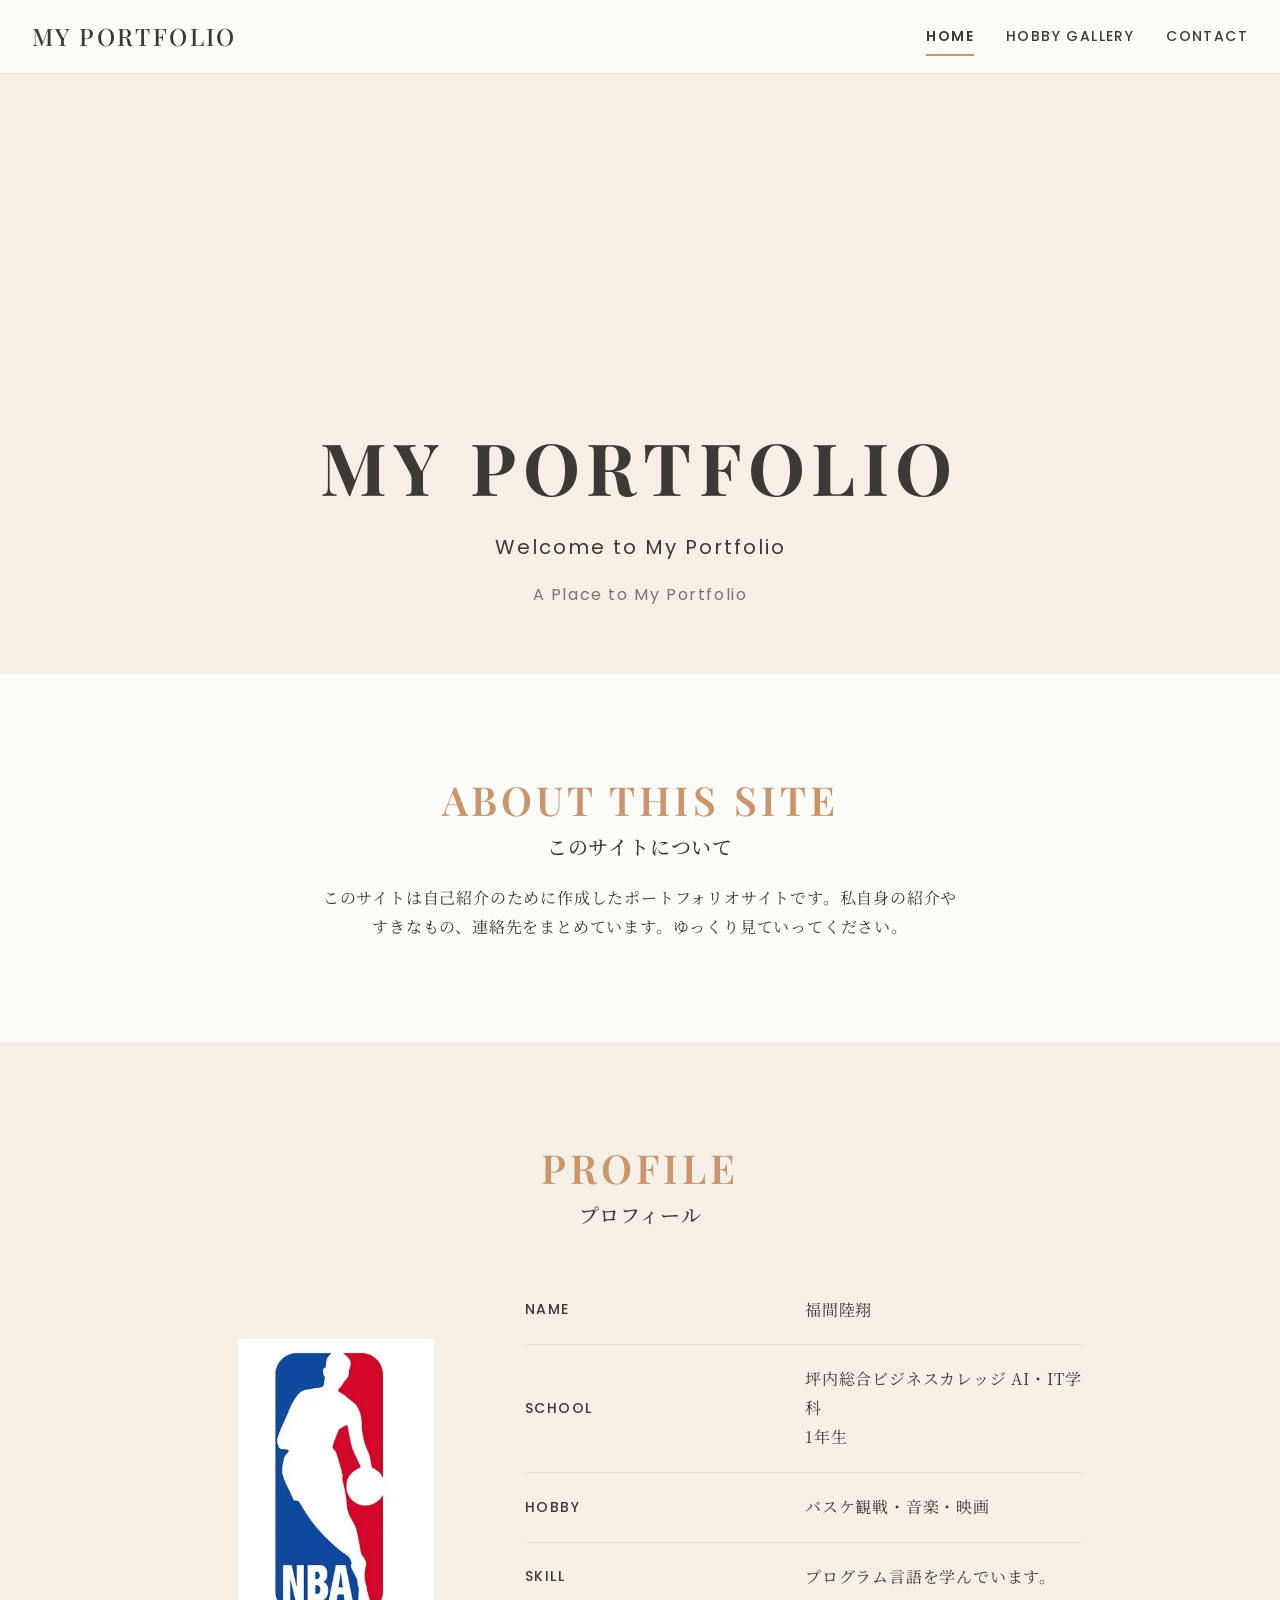
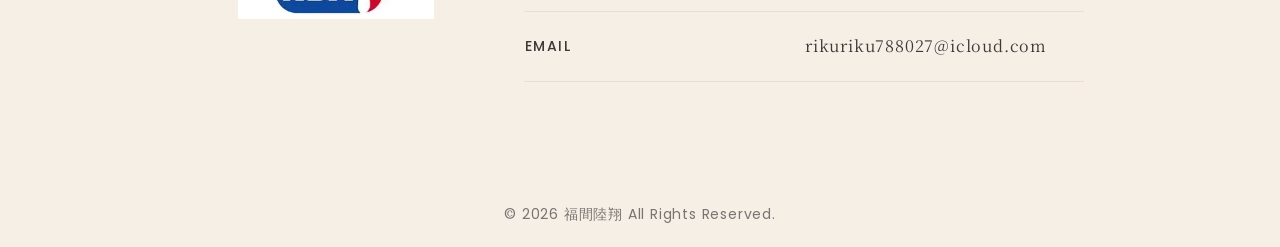
<file: index.html>
<!DOCTYPE html>
<html lang="ja">
<head>
  <meta charset="UTF-8">
  <meta name="viewport" content="width=device-width, initial-scale=1">
  <meta name="description" content="福間陸翔のポートフォリオ。坪内総合ビジネスカレッジ AI・IT学科で学んでいることやプロフィールを紹介します。">
  <title>HOME | MY PORTFOLIO</title>
  <link rel="preconnect" href="https://fonts.googleapis.com">
  <link rel="preconnect" href="https://fonts.gstatic.com" crossorigin>
  <link href="https://fonts.googleapis.com/css2?family=Noto+Serif+JP:wght@400;500;600&family=Playfair+Display:wght@500;600;700&family=Poppins:wght@400;500;600&display=swap" rel="stylesheet">
  <link rel="stylesheet" href="style.css">
  <script src="scripts/menu.js" defer></script>
</head>
<body>
  <a class="skip-link" href="#main">本文へ移動</a>
  <!-- 共通ヘッダー。3ページを変更するときは同じ構造を維持する。 -->
  <header class="site-header">
    <div class="container header-inner">
      <a class="site-logo" href="index.html" aria-label="MY PORTFOLIO ホーム">MY PORTFOLIO</a>
      <button class="menu-toggle" type="button" aria-controls="site-navigation" aria-expanded="false" aria-label="メニューを開く" hidden>
        <span class="menu-icon" aria-hidden="true"><span></span><span></span><span></span></span>
      </button>
      <nav class="site-nav" id="site-navigation" aria-label="メインナビゲーション">
        <ul class="nav-list">
          <li><a class="nav-link" href="index.html" aria-current="page">HOME</a></li>
          <li><a class="nav-link" href="hobby.html">HOBBY GALLERY</a></li>
          <li><a class="nav-link" href="contact.html">CONTACT</a></li>
        </ul>
      </nav>
    </div>
  </header>
  <main id="main" tabindex="-1">
    <section class="hero hero-home" aria-labelledby="home-title">
      <div class="container">
        <div class="hero-copy">
          <h1 id="home-title">MY PORTFOLIO</h1>
          <p class="hero-subtitle english">Welcome to My Portfolio</p>
          <p class="hero-description english">A Place to My Portfolio</p>
        </div>
      </div>
    </section>

    <section class="section" aria-labelledby="about-title">
      <div class="container about-layout">
        <div class="section-heading">
          <h2 id="about-title">ABOUT THIS SITE</h2>
          <p>このサイトについて</p>
        </div>
        <div class="about-copy">
          <p>このサイトは自己紹介のために作成したポートフォリオサイトです。私自身の紹介やすきなもの、連絡先をまとめています。ゆっくり見ていってください。</p>
        </div>
      </div>
    </section>

    <section class="section section-soft" aria-labelledby="profile-title">
      <div class="container">
        <div class="section-heading">
          <h2 id="profile-title">PROFILE</h2>
          <p>プロフィール</p>
        </div>
        <div class="profile-layout">
          <figure class="profile-photo">
            <img src="images/profile.jpeg" alt="プロフィール画像：バスケットボール選手のシルエットとNBAのロゴ" width="314" height="449" loading="lazy">
          </figure>
          <div>
            <table class="profile-table">
              <caption class="visually-hidden">制作者の基本情報</caption>
              <tbody>
                <tr><th scope="row">NAME</th><td>福間陸翔</td></tr>
                <tr><th scope="row">SCHOOL</th><td>坪内総合ビジネスカレッジ AI・IT学科<br>1年生</td></tr>
                <tr><th scope="row">HOBBY</th><td>バスケ観戦・音楽・映画</td></tr>
                <tr><th scope="row">SKILL</th><td>プログラム言語を学んでいます。</td></tr>
                <!-- 公開用メールアドレス：リンクを付けず文字のみ表示 -->
                <tr><th scope="row">EMAIL</th><td>rikuriku788027@icloud.com</td></tr>
              </tbody>
            </table>
          </div>
        </div>
      </div>
    </section>
  </main>
  <footer class="site-footer"><div class="container"><small>© 2026 福間陸翔 All Rights Reserved.</small></div></footer>
</body>
</html>
</file>
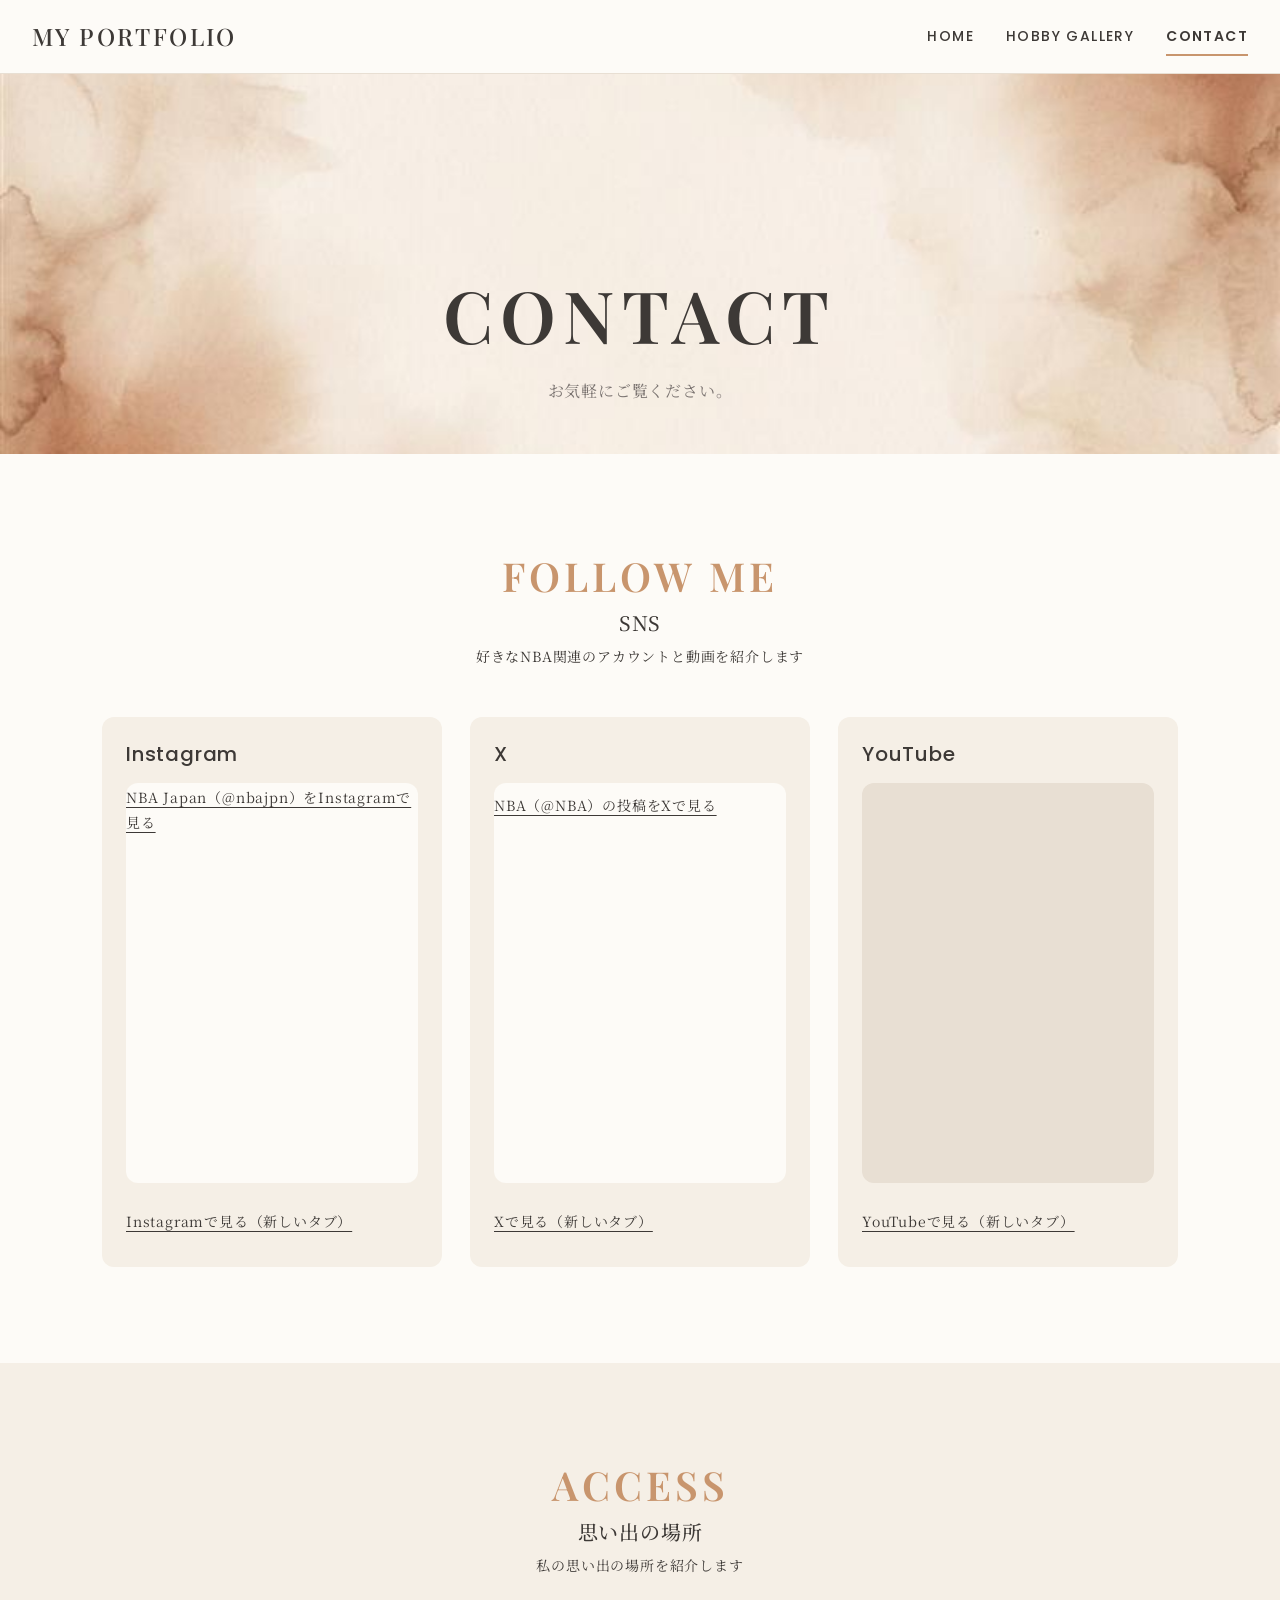
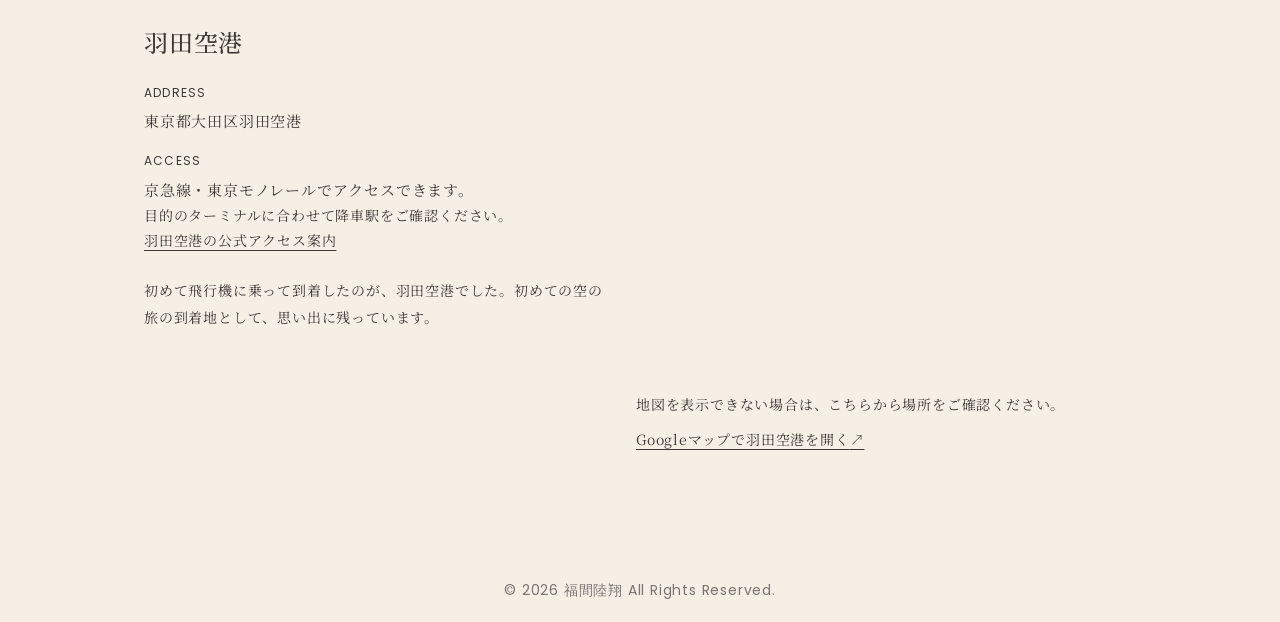
<file: contact.html>
<!DOCTYPE html>
<html lang="ja">
<head>
  <meta charset="UTF-8">
  <meta name="viewport" content="width=device-width, initial-scale=1">
  <meta name="description" content="好きなNBA関連のSNSと動画、初めての空の旅で訪れた羽田空港の思い出を紹介します。">
  <title>CONTACT | MY PORTFOLIO</title>
  <link rel="preconnect" href="https://fonts.googleapis.com">
  <link rel="preconnect" href="https://fonts.gstatic.com" crossorigin>
  <link href="https://fonts.googleapis.com/css2?family=Noto+Serif+JP:wght@400;500;600&family=Playfair+Display:wght@500;600;700&family=Poppins:wght@400;500;600&display=swap" rel="stylesheet">
  <link rel="stylesheet" href="style.css">
  <script src="scripts/menu.js" defer></script>
</head>
<body>
  <a class="skip-link" href="#main">本文へ移動</a>
  <header class="site-header">
    <div class="container header-inner">
      <a class="site-logo" href="index.html" aria-label="MY PORTFOLIO ホーム">MY PORTFOLIO</a>
      <button class="menu-toggle" type="button" aria-controls="site-navigation" aria-expanded="false" aria-label="メニューを開く" hidden>
        <span class="menu-icon" aria-hidden="true"><span></span><span></span><span></span></span>
      </button>
      <nav class="site-nav" id="site-navigation" aria-label="メインナビゲーション">
        <ul class="nav-list">
          <li><a class="nav-link" href="index.html">HOME</a></li>
          <li><a class="nav-link" href="hobby.html">HOBBY GALLERY</a></li>
          <li><a class="nav-link" href="contact.html" aria-current="page">CONTACT</a></li>
        </ul>
      </nav>
    </div>
  </header>
  <main id="main" tabindex="-1">
    <section class="hero hero-contact" aria-labelledby="contact-title">
      <!-- 提供された背景画像：PC・スマホ共通で表示 -->
      <picture class="hero-picture">
        <img src="images/imgo.jpg" alt="" width="800" height="447" fetchpriority="high">
      </picture>
      <div class="container"><div class="hero-copy"><h1 id="contact-title">CONTACT</h1><p class="hero-subtitle">お気軽にご覧ください。</p></div></div>
    </section>

    <section class="section" aria-labelledby="social-title">
      <div class="container">
        <div class="section-heading"><h2 id="social-title">FOLLOW ME</h2><p>SNS</p><p class="section-intro">好きなNBA関連のアカウントと動画を紹介します</p></div>
        <!-- 提供されたNBA関連のリンク。制作者本人のアカウントではありません。 -->
        <div class="social-grid">
          <article class="social-card">
            <h3>Instagram</h3>
            <!-- Instagram公式の埋め込み。利用できない場合も通常リンクを残す。 -->
            <div class="social-embed">
              <blockquote class="instagram-media" data-instgrm-permalink="https://www.instagram.com/nbajpn/" data-instgrm-version="14">
                <a href="https://www.instagram.com/nbajpn/">NBA Japan（@nbajpn）をInstagramで見る</a>
              </blockquote>
            </div>
            <a href="https://www.instagram.com/nbajpn/" target="_blank" rel="noopener noreferrer">Instagramで見る（新しいタブ）</a>
          </article>
          <article class="social-card">
            <h3>X</h3>
            <!-- X公式タイムライン。スクリプトが読み込めない場合はリンクとして使える。 -->
            <div class="social-embed">
              <a class="twitter-timeline" data-height="400" data-dnt="true" href="https://twitter.com/NBA">NBA（@NBA）の投稿をXで見る</a>
            </div>
            <a href="https://x.com/NBA" target="_blank" rel="noopener noreferrer">Xで見る（新しいタブ）</a>
          </article>
          <article class="social-card">
            <h3>YouTube</h3>
            <!-- 提供された動画を埋め込む。再生できない場合も下のリンクから開ける。 -->
            <iframe class="social-video" src="https://www.youtube.com/embed/sLWrGJjJIsM" title="紹介するYouTube動画" width="560" height="400" loading="lazy" referrerpolicy="strict-origin-when-cross-origin" allow="accelerometer; autoplay; clipboard-write; encrypted-media; gyroscope; picture-in-picture; web-share" allowfullscreen></iframe>
            <a href="https://youtu.be/sLWrGJjJIsM" target="_blank" rel="noopener noreferrer">YouTubeで見る（新しいタブ）</a>
          </article>
        </div>
      </div>
    </section>

    <section class="section section-soft" aria-labelledby="access-title">
      <div class="container">
        <div class="section-heading"><h2 id="access-title">ACCESS</h2><p>思い出の場所</p><p class="section-intro">私の思い出の場所を紹介します</p></div>
        <div class="access-layout">
          <div class="access-details">
            <h3>羽田空港</h3>
            <address>
              <p><span class="access-label">ADDRESS</span>東京都大田区羽田空港</p>
              <p><span class="access-label">ACCESS</span>京急線・東京モノレールでアクセスできます。</p>
            </address>
            <p class="caption">目的のターミナルに合わせて降車駅をご確認ください。<br><a href="https://www.tokyo-haneda.com/access/train/index.html">羽田空港の公式アクセス案内</a></p>
            <div class="memory-note"><p>初めて飛行機に乗って到着したのが、羽田空港でした。初めての空の旅の到着地として、思い出に残っています。</p></div>
          </div>
          <div>
            <!-- ターミナルは未指定のため空港全体を検索。代替リンクは常時表示する。 -->
            <iframe class="map-frame" title="羽田空港の地図" src="https://www.google.com/maps?q=Haneda%20Airport%20Tokyo&amp;output=embed&amp;hl=ja" width="600" height="360" loading="lazy" referrerpolicy="no-referrer-when-downgrade" allowfullscreen></iframe>
            <p class="map-help">地図を表示できない場合は、こちらから場所をご確認ください。<br><a href="https://www.google.com/maps/search/?api=1&amp;query=Haneda%20Airport%20Tokyo">Googleマップで羽田空港を開く <span aria-hidden="true">↗</span></a></p>
          </div>
        </div>
      </div>
    </section>
  </main>
  <footer class="site-footer"><div class="container"><small>© 2026 福間陸翔 All Rights Reserved.</small></div></footer>
  <!-- 要件のSNSプラグインに必要な公式スクリプトのみ読み込む -->
  <script async src="https://www.instagram.com/embed.js"></script>
  <script async src="https://platform.twitter.com/widgets.js" charset="utf-8"></script>
</body>
</html>
</file>
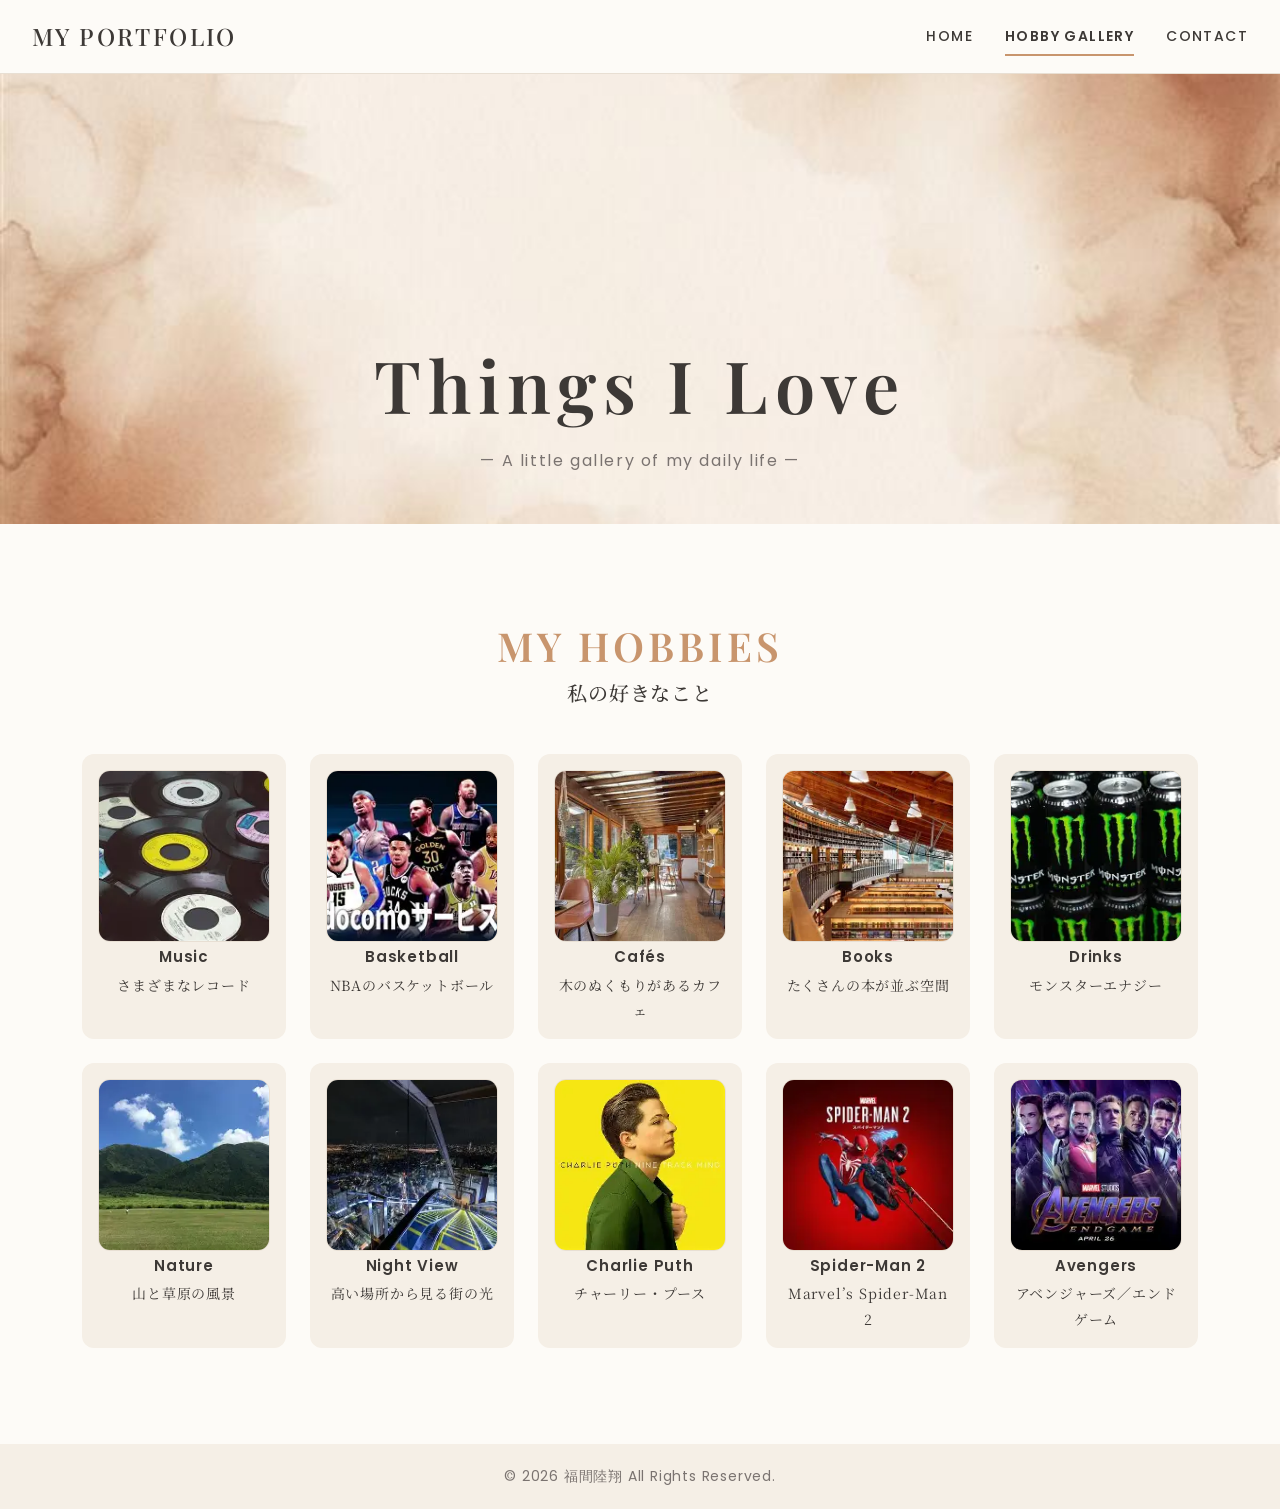
<file: hobby.html>
<!DOCTYPE html>
<html lang="ja">
<head>
  <meta charset="UTF-8">
  <meta name="viewport" content="width=device-width, initial-scale=1">
  <meta name="description" content="音楽、バスケ観戦、カフェ、映画など、好きなものを10枚の画像で紹介します。">
  <title>HOBBY GALLERY | MY PORTFOLIO</title>
  <link rel="preconnect" href="https://fonts.googleapis.com">
  <link rel="preconnect" href="https://fonts.gstatic.com" crossorigin>
  <link href="https://fonts.googleapis.com/css2?family=Noto+Serif+JP:wght@400;500;600&family=Playfair+Display:wght@500;600;700&family=Poppins:wght@400;500;600&display=swap" rel="stylesheet">
  <link rel="stylesheet" href="style.css">
  <script src="scripts/menu.js" defer></script>
</head>
<body>
  <a class="skip-link" href="#main">本文へ移動</a>
  <header class="site-header">
    <div class="container header-inner">
      <a class="site-logo" href="index.html" aria-label="MY PORTFOLIO ホーム">MY PORTFOLIO</a>
      <button class="menu-toggle" type="button" aria-controls="site-navigation" aria-expanded="false" aria-label="メニューを開く" hidden>
        <span class="menu-icon" aria-hidden="true"><span></span><span></span><span></span></span>
      </button>
      <nav class="site-nav" id="site-navigation" aria-label="メインナビゲーション">
        <ul class="nav-list">
          <li><a class="nav-link" href="index.html">HOME</a></li>
          <li><a class="nav-link" href="hobby.html" aria-current="page">HOBBY GALLERY</a></li>
          <li><a class="nav-link" href="contact.html">CONTACT</a></li>
        </ul>
      </nav>
    </div>
  </header>
  <main id="main" tabindex="-1">
    <section class="hero hero-hobby" aria-labelledby="hobby-title">
      <!-- 提供された背景画像：PC・スマホ共通で表示 -->
      <picture class="hero-picture">
        <img src="images/imgo.jpg" alt="" width="800" height="447" fetchpriority="high">
      </picture>
      <div class="container"><div class="hero-copy">
        <h1 id="hobby-title">Things I Love</h1>
        <p class="hero-subtitle english">— A little gallery of my daily life —</p>
      </div></div>
    </section>
    <section class="section" aria-labelledby="hobbies-title">
      <div class="container">
        <div class="section-heading"><h2 id="hobbies-title">MY HOBBIES</h2><p>私の好きなこと</p></div>
        <!-- 提供された趣味1〜10の画像を番号順に掲載する -->
        <!-- 詳細画面は要件にないため、リンクではなく紹介リストとして実装する。 -->
        <ol class="hobby-grid">
          <li class="hobby-item">
            <div class="hobby-image">
              <img src="images/hobby-01.webp" alt="レコードが並ぶ写真" loading="lazy">
            </div>
            <h3>Music</h3>
            <p class="hobby-category">音楽</p>
            <p>さまざまなレコード</p>
          </li>
          <li class="hobby-item">
            <div class="hobby-image">
              <img src="images/hobby-02.webp" alt="NBA選手が並ぶバスケットボールの画像" loading="lazy">
            </div>
            <h3>Basketball</h3>
            <p class="hobby-category">バスケ観戦</p>
            <p>NBAのバスケットボール</p>
          </li>
          <li class="hobby-item">
            <div class="hobby-image">
              <img src="images/hobby-03.webp" alt="窓際に席と観葉植物が並ぶカフェ" loading="lazy">
            </div>
            <h3>Cafés</h3>
            <p class="hobby-category">カフェ</p>
            <p>木のぬくもりがあるカフェ</p>
          </li>
          <li class="hobby-item">
            <div class="hobby-image">
              <img src="images/hobby-04.webp" alt="木造の広い室内に本棚が並ぶ写真" loading="lazy">
            </div>
            <h3>Books</h3>
            <p class="hobby-category">本</p>
            <p>たくさんの本が並ぶ空間</p>
          </li>
          <li class="hobby-item">
            <div class="hobby-image">
              <img src="images/hobby-05.webp" alt="モンスターエナジーの缶が並ぶ写真" loading="lazy">
            </div>
            <h3>Drinks</h3>
            <p class="hobby-category">ドリンク</p>
            <p>モンスターエナジー</p>
          </li>
          <li class="hobby-item">
            <div class="hobby-image">
              <img src="images/hobby-06.webp" alt="青空の下に広がる山と草原" loading="lazy">
            </div>
            <h3>Nature</h3>
            <p class="hobby-category">自然</p>
            <p>山と草原の風景</p>
          </li>
          <li class="hobby-item">
            <div class="hobby-image">
              <img src="images/hobby-07.webp" alt="夜景を望むガラス張りのエスカレーター" loading="lazy">
            </div>
            <h3>Night View</h3>
            <p class="hobby-category">夜景</p>
            <p>高い場所から見る街の光</p>
          </li>
          <li class="hobby-item">
            <div class="hobby-image">
              <img src="images/hobby-08.webp" alt="チャーリー・プースのアルバム画像" loading="lazy">
            </div>
            <h3>Charlie Puth</h3>
            <p class="hobby-category">音楽</p>
            <p>チャーリー・プース</p>
          </li>
          <li class="hobby-item">
            <div class="hobby-image">
              <img src="images/hobby-09.webp" alt="Marvel’s Spider-Man 2のゲーム画像" loading="lazy">
            </div>
            <h3>Spider-Man 2</h3>
            <p class="hobby-category">ゲーム</p>
            <p>Marvel’s Spider-Man 2</p>
          </li>
          <li class="hobby-item">
            <div class="hobby-image">
              <img src="images/hobby-10.webp" alt="アベンジャーズ／エンドゲームの映画ポスター" loading="lazy">
            </div>
            <h3>Avengers</h3>
            <p class="hobby-category">映画</p>
            <p>アベンジャーズ／エンドゲーム</p>
          </li>
        </ol>
      </div>
    </section>
  </main>
  <footer class="site-footer"><div class="container"><small>© 2026 福間陸翔 All Rights Reserved.</small></div></footer>
</body>
</html>
</file>
<file: style.css>
/* 指定パレットと共通寸法。ページ固有の数値を増やさず全ページで共有する。 */
/* 全ページ共通：色・最大幅・角丸・アニメーション時間の設定 */
:root {
  --base: #fdfbf7;
  --surface: #f5efe6;
  --accent: #c8956d;
  --text: #3d3936;
  --muted: #7a7370;
  --line: #e8dfd3;
  --content-width: 1200px;
  --radius: 12px;
  --photo-radius: 20px;
  --duration: 0.3s;
  font-size: 100%;
}

/* 全ページ共通：基本設定（サイズの計算方法・本文・画像） */
* {
  box-sizing: border-box;
}

html {
  -webkit-text-size-adjust: 100%;
}

body {
  margin: 0;
  background: var(--base);
  color: var(--text);
  font-family: "Noto Serif JP", serif;
  font-size: 1rem;
  line-height: 1.8;
  letter-spacing: 0.05em;
}

body,
h1,
h2,
h3,
p,
figure {
  margin: 0;
}

img {
  display: block;
  max-width: 100%;
  height: auto;
}

button,
input {
  font: inherit;
}

/* 全ページ共通：リンクとボタンのタップ時の表示 */
button,
a {
  -webkit-tap-highlight-color: transparent;
}

a {
  color: inherit;
  text-underline-offset: 0.3em;
  text-decoration-thickness: 1px;
}

a,
button {
  transition:
    background-color var(--duration),
    color var(--duration),
    border-color var(--duration);
}

a:hover {
  text-decoration-thickness: 2px;
}

:focus-visible {
  outline: 2px solid var(--text);
  outline-offset: 5px;
}

/* 全ページ共通：閉じたメニューなど、hidden属性のある要素を非表示にする */
[hidden] {
  display: none !important;
}

/* 全ページ共通：内容を中央に配置し、左右の余白と最大幅を決める */
.container {
  width: min(var(--content-width), calc(100% - 64px));
  margin-inline: auto;
}

/* 全ページ共通：英語ラベルのフォント */
.english {
  font-family: "Poppins", sans-serif;
  letter-spacing: 0.1em;
}

/* 全ページ共通：各セクションの余白・背景・英語と日本語の見出し */
.section {
  padding-block: 100px;
}

.section-soft {
  background: var(--surface);
}

.section-heading {
  margin-bottom: 48px;
  text-align: center;
}

.section-heading h2 {
  color: var(--accent);
  font-family: "Playfair Display", serif;
  font-size: 2.5rem;
  font-weight: 600;
  line-height: 1.3;
  letter-spacing: 0.1em;
  overflow-wrap: anywhere;
}

.section-heading p {
  margin-top: 8px;
  font-size: 1.25rem;
  font-weight: 500;
  line-height: 1.3;
}

/* 全ページ共通：見出しの上に置く小さな英語ラベル */
.eyebrow {
  font-family: "Poppins", sans-serif;
  font-size: 0.875rem;
  font-weight: 500;
  letter-spacing: 0.15em;
}

/* 全ページ共通：写真の説明や補足文 */
.caption {
  font-size: 0.875rem;
  color: var(--muted);
}

.section-soft .caption {
  color: var(--text);
}

/* 全ページ共通：キーボード操作で表示する「本文へ移動」リンク */
.skip-link {
  position: absolute;
  top: 8px;
  left: 16px;
  transform: translateY(-180%);
  padding: 12px 24px;
  background: var(--base);
  z-index: 10;
}

.skip-link:focus {
  transform: translateY(0);
}

/* ロゴは見出しにせず、各ページの主題をh1とする。 */
/* 全ページ共通：ページ上部のヘッダー */
.site-header {
  background: var(--base);
  border-bottom: 1px solid var(--line);
}

/* ヘッダー内：ロゴとナビゲーションの横並び配置 */
.header-inner {
  width: calc(100% - 64px);
  min-height: 73px;
  display: flex;
  align-items: center;
  justify-content: space-between;
  gap: 32px;
}

/* ヘッダー内：「MY PORTFOLIO」の文字ロゴ */
.site-logo {
  font-family: "Playfair Display", serif;
  font-size: 1.5rem;
  font-weight: 500;
  letter-spacing: 0.1em;
  text-decoration: none;
}

/* ヘッダー内：HOME・HOBBY GALLERY・CONTACTのリンク一覧 */
.nav-list {
  display: flex;
  align-items: center;
  gap: 32px;
  list-style: none;
  margin: 0;
  padding: 0;
}

.nav-link {
  display: flex;
  align-items: center;
  min-height: 44px;
  position: relative;
  font-family: "Poppins", sans-serif;
  font-size: 0.875rem;
  font-weight: 500;
  letter-spacing: 0.1em;
  text-decoration: none;
}

/* ナビゲーション：リンクの下に表示する線 */
.nav-link::after {
  position: absolute;
  content: "";
  inset: auto 0 3px;
  height: 2px;
  background: var(--accent);
  transform: scaleX(0);
  transform-origin: left;
  transition: transform var(--duration);
}

/* ナビゲーション：マウスを重ねたとき・フォーカス時・現在ページの下線 */
.nav-link:hover::after,
.nav-link:focus-visible::after,
.nav-link[aria-current="page"]::after {
  transform: scaleX(1);
}

.nav-link[aria-current="page"] {
  font-weight: 600;
}

/* スマホメニュー：開閉ボタンの基本デザイン（表示の切り替えはJavaScript） */
.menu-toggle {
  min-width: 48px;
  min-height: 48px;
  padding: 8px;
  background: transparent;
  border: 1px solid var(--line);
  border-radius: var(--radius);
  cursor: pointer;
  color: var(--text);
}

.menu-toggle:hover {
  background: var(--surface);
}

/* スマホメニュー：ボタン内の3本線 */
.menu-icon {
  display: grid;
  gap: 5px;
  width: 22px;
  margin: auto;
}

.menu-icon span {
  width: 22px;
  height: 1px;
  background: var(--text);
  transition:
    transform var(--duration),
    opacity var(--duration);
}

/* スマホメニュー：開いているときに3本線を×印へ変える */
.menu-toggle[aria-expanded="true"] .menu-icon span:first-child {
  transform: translateY(6px) rotate(45deg);
}

.menu-toggle[aria-expanded="true"] .menu-icon span:nth-child(2) {
  opacity: 0;
}

.menu-toggle[aria-expanded="true"] .menu-icon span:last-child {
  transform: translateY(-6px) rotate(-45deg);
}

/* 全ページ共通：ヘッダー下の「制作見本」の案内文 */
.draft-note {
  padding: 12px 24px;
  background: var(--surface);
  color: var(--text);
  font-size: 0.875rem;
  text-align: center;
}

/* 本番写真もpictureの大小画像を差し替えるだけで使用できる。 */
/* 全ページ共通：ページ先頭の大きな背景画像とタイトルのエリア */
.hero {
  position: relative;
  display: flex;
  align-items: flex-end;
  min-height: 450px;
  padding-block: 48px;
  isolation: isolate;
  text-align: center;
}

/* HOME限定：先頭の画像エリアの高さ */
.hero-home {
  min-height: 600px;
  padding-block: 64px;
}

/* 先頭エリア：背景画像の位置と表示範囲 */
.hero-picture {
  position: absolute;
  inset: 0;
  z-index: -1;
}

.hero-picture img {
  width: 100%;
  height: 100%;
  object-fit: cover;
  object-position: center;
}

/* 先頭エリア：タイトルと説明文を載せるパネル */
.hero-copy {
  width: min(100%, 1000px);
  margin-inline: auto;
}

/* HOME：指定されたベージュ背景。タイトルはカンプに合わせて直接配置 */
.hero-home {
  background: var(--surface);
}

.hero-home .hero-copy {
  width: min(100%, 1000px);
}

/* HOME：NBAのメイン画像。元画像以上に拡大せず、スマホでは横幅に合わせる */
.home-main-image {
  display: block;
  width: min(100%, 240px);
  height: auto;
  object-fit: contain;
  margin: 0 auto 24px;
}

/* HOME：タイトル上の「STUDENT PORTFOLIO」の余白 */
.hero-kicker {
  margin-bottom: 24px;
}

/* 先頭エリア：各ページのメインタイトル */
.hero h1 {
  font-family: "Playfair Display", serif;
  font-size: 4.5rem;
  font-weight: 600;
  letter-spacing: 0.1em;
  line-height: 1.3;
  overflow-wrap: anywhere;
}

/* 先頭エリア：メインタイトルの下のサブコピー */
.hero-subtitle {
  margin-top: 16px;
  font-size: 1.25rem;
}

/* HOME：サブコピーの下の補足文 */
.hero-description {
  margin-top: 16px;
  font-size: 1rem;
  color: var(--muted);
}

/* HOME：先頭エリアのHOBBY GALLERYボタンの上余白 */
.hero .button {
  margin-top: 0;
}

/* 先頭エリア：右下に置く仮画像の注記 */
.hero-credit {
  position: absolute;
  right: 24px;
  bottom: 16px;
  padding: 4px 8px;
  font-size: 0.875rem;
  background: var(--base);
}

/* 全ページ共通：ページ移動用ボタンの基本デザイン */
.button {
  display: inline-flex;
  align-items: center;
  justify-content: center;
  gap: 16px;
  min-height: 48px;
  padding: 12px 32px;
  background: var(--accent);
  border: 1.5px solid var(--accent);
  border-radius: 999px;
  color: var(--base);
  font-family: "Poppins", sans-serif;
  font-size: 0.875rem;
  font-weight: 500;
  letter-spacing: 0.1em;
  line-height: 1.3;
  text-decoration: none;
  text-align: center;
}

.button:hover {
  background: var(--surface);
  border-color: var(--text);
  color: var(--text);
}

/* HOME：CONTACTへ進む枠線タイプのボタン */
.button-secondary {
  background: transparent;
  border-color: var(--accent);
  color: var(--text);
}

.button-secondary:hover {
  background: var(--accent);
}

.button-arrow {
  font-size: 1.25rem;
}

/* HOME：「このサイトについて」の見出しと説明文 */
.about-layout {
  display: grid;
  grid-template-columns: minmax(0, 1fr);
  justify-items: center;
  gap: 24px;
  text-align: center;
}

.about-layout .section-heading {
  margin-bottom: 0;
}

.about-copy {
  max-width: 640px;
}

.about-copy p + p {
  margin-top: 24px;
}

/* HOME：「プロフィール」の写真と表の配置 */
.profile-layout {
  display: grid;
  grid-template-columns: minmax(0, 280px) minmax(0, 560px);
  align-items: center;
  gap: 48px;
  max-width: 888px;
  margin-inline: auto;
}

/* HOME：プロフィール写真の比率と角丸 */
.profile-photo img {
  width: 100%;
  aspect-ratio: 1;
  object-fit: contain;
  border-radius: var(--photo-radius);
}

/* 写真共通：画像の下にある説明文の余白 */
figcaption {
  margin-top: 16px;
}

/* HOME：NAME・SCHOOL・HOBBY・SKILL・EMAILの表 */
.profile-table {
  width: 100%;
  border-collapse: collapse;
  table-layout: fixed;
}

.profile-table caption {
  text-align: left;
  margin-bottom: 16px;
  font-size: 0.875rem;
}

/* プロフィール表：項目名と内容に共通する余白と区切り線 */
.profile-table th,
.profile-table td {
  position: relative;
  padding-block: 20px;
  text-align: left;
  vertical-align: middle;
  border-bottom: 1px solid var(--line);
}

/* プロフィール表：左側の英語の項目名 */
.profile-table th {
  width: 126px;
  padding-right: 16px;
  font-family: "Poppins", sans-serif;
  color: var(--accent);
  font-weight: 500;
  font-size: 0.875rem;
  letter-spacing: 0.1em;
}

.profile-table td {
  overflow-wrap: anywhere;
}

/* セルの下線を左から右に伸ばす。行内のフォーカスでも同じ状態にする。 */
.profile-table th::after,
.profile-table td::after {
  content: "";
  position: absolute;
  left: 0;
  right: 0;
  bottom: -1px;
  height: 1px;
  background: var(--accent);
  transform: scaleX(0);
  transform-origin: left;
  transition: transform var(--duration);
}

.profile-table tr:hover th::after,
.profile-table tr:hover td::after,
.profile-table tr:focus-within th::after,
.profile-table tr:focus-within td::after {
  transform: scaleX(1);
}

/* HOME：プロフィール下のHOBBY GALLERY・CONTACTボタンの配置 */
.profile-links {
  display: flex;
  flex-wrap: wrap;
  gap: 16px;
  margin-top: 32px;
}

/* HOME：学年など未設定の項目に付ける補足表示 */
.pending {
  font-size: 0.875rem;
}

/* 趣味は768px以下でも例外として2列。カードは操作要素ではない。 */
/* HOBBY GALLERY：趣味一覧の前にある案内文 */
.gallery-intro {
  margin-top: -24px;
  margin-bottom: 32px;
}

/* HOBBY GALLERY：趣味10項目の一覧（PCは5列） */
.hobby-grid {
  display: grid;
  grid-template-columns: repeat(5, minmax(0, 1fr));
  gap: 24px;
  padding: 0;
  margin: 0 auto;
  max-width: 1116px;
  list-style: none;
}

/* HOBBY GALLERY：趣味の画像枠・正方形の写真・ホバー時の枠線 */
.hobby-image {
  border-radius: var(--radius);
  overflow: hidden;
  border: 1px solid var(--line);
  transition: border-color var(--duration);
}

.hobby-image img {
  width: 100%;
  aspect-ratio: 1;
  object-fit: cover;
}

.hobby-item:hover .hobby-image {
  border-color: var(--accent);
}

/* HOBBY GALLERY：画像の下に表示する01〜10の番号 */
.hobby-number {
  display: block;
  margin-top: 16px;
  font-family: "Poppins", sans-serif;
  font-size: 0.875rem;
  color: var(--muted);
  letter-spacing: 0.1em;
}

/* HOBBY GALLERY：趣味のタイトルと説明文 */
.hobby-item h3 {
  margin-top: 4px;
  font-family: "Poppins", "Noto Serif JP", serif;
  font-size: 0.9375rem;
  line-height: 1.5;
  font-weight: 600;
  overflow-wrap: anywhere;
}

.hobby-item p {
  margin-top: 4px;
  font-size: 0.875rem;
}

/* CONTACT：「FOLLOW ME」のSNS一覧（PCは3列） */
.social-grid {
  display: grid;
  grid-template-columns: repeat(3, minmax(0, 1fr));
  gap: 28px;
  max-width: 1076px;
  margin-inline: auto;
}

/* CONTACT：Instagram・X・YouTubeそれぞれの枠と内容 */
.social-card {
  background: var(--surface);
  border-radius: var(--radius);
  padding: 24px;
  display: flex;
  flex-direction: column;
  align-items: flex-start;
  gap: 16px;
}

.social-card h3 {
  font-family: "Poppins", sans-serif;
  font-weight: 500;
  font-size: 1.25rem;
  line-height: 1.3;
}

.social-card p {
  font-size: 0.875rem;
}

.social-card a {
  display: inline-flex;
  min-height: 44px;
  align-items: center;
  margin-top: auto;
  font-size: 0.875rem;
}

/* CONTACT：SNS投稿・動画の埋め込み前に表示する仮の領域 */
.social-placeholder {
  min-height: 400px;
  padding: 16px;
  width: 100%;
  display: flex;
  align-items: center;
  justify-content: center;
  text-align: center;
  background: var(--line);
  border-radius: var(--radius);
  color: var(--text);
}

/* CONTACT：「思い出の場所」の所在地と地図の配置 */
.access-layout {
  display: grid;
  grid-template-columns: minmax(0, 460px) minmax(0, 500px);
  gap: 32px;
  align-items: start;
  max-width: 992px;
  margin-inline: auto;
}

/* CONTACT：施設名「羽田空港」と住所・交通手段の文字 */
.access-details h3 {
  font-size: 1.25rem;
  font-weight: 500;
  line-height: 1.3;
  margin-bottom: 24px;
}

.access-details address {
  font-style: normal;
}

.access-details p + p {
  margin-top: 16px;
}

/* CONTACT：羽田空港での思い出の文章と上の区切り線 */
.memory-note {
  margin-top: 32px;
  padding-top: 24px;
  border-top: 1px solid var(--line);
}

/* CONTACT：地図未設定時の仮表示用（現在の羽田空港の地図では未使用） */
.map-placeholder {
  min-height: 360px;
  padding: 32px;
  display: flex;
  flex-direction: column;
  align-items: center;
  justify-content: center;
  gap: 16px;
  text-align: center;
  border: 1px solid var(--line);
  border-radius: var(--photo-radius);
  background: var(--base);
}

/* CONTACT：埋め込みGoogleマップの大きさと角丸 */
.map-frame {
  display: block;
  width: 100%;
  height: 350px;
  border: 0;
  border-radius: var(--photo-radius);
}

/* CONTACT：地図の下の案内文とGoogleマップへのリンク */
.map-help {
  margin-top: 16px;
  font-size: 0.875rem;
}

.map-help a {
  display: inline-flex;
  align-items: center;
  min-height: 44px;
}

/* 全ページ共通：ページ最下部のコピーライト */
.site-footer {
  padding-block: 24px;
  text-align: center;
  background: var(--surface);
  color: var(--muted);
  font-family: "Poppins", sans-serif;
  font-size: 0.875rem;
  line-height: 1.2;
  overflow-wrap: anywhere;
}

.site-footer small {
  font-size: inherit;
}

/* Figma参照：HOMEの先頭に2つのページ移動ボタンを並べる */
.hero-actions {
  display: flex;
  flex-wrap: wrap;
  justify-content: center;
  gap: 16px;
  margin-top: 32px;
}

/* Figma参照：CONTACTの先頭は他ページより低くする */
.hero-contact {
  min-height: 380px;
}

/* Figma参照：趣味を写真と説明をまとめたカードとして表示する */
.hobby-item {
  padding: 16px;
  background: var(--surface);
  border-radius: var(--radius);
  text-align: center;
}

/* CONTACT：見出しの補足文。未登録SNSの案内は各カード内に残す */
.section-heading .section-intro {
  font-size: 0.875rem;
  font-weight: 400;
  line-height: 1.8;
}

/* CONTACT：所在地と交通手段の英語ラベル */
.access-label {
  display: block;
  margin-bottom: 4px;
  font-family: "Poppins", sans-serif;
  font-size: 0.875rem;
  letter-spacing: 0.1em;
}

/* 読み上げ用：表の説明を保ち、カンプにない見出しは画面から省く */
.visually-hidden {
  position: absolute;
  width: 1px;
  height: 1px;
  padding: 0;
  overflow: hidden;
  clip-path: inset(50%);
  white-space: nowrap;
}

/* HOME：カンプのメイン見出しの太さ */
.hero-home h1 {
  font-weight: 700;
}

/* HOBBY・CONTACT：先頭の補足文とセクション間隔 */
.hero-hobby .hero-subtitle,
.hero-contact .hero-subtitle {
  font-size: 1rem;
  color: var(--muted);
}

.hero-hobby ~ .section,
.hero-contact ~ .section {
  padding-block: 96px;
}

/* 趣味カード：日本語の短い項目名はスマホで表示する */
.hobby-category {
  display: none;
}

/* CONTACT：住所・交通手段・思い出の説明 */
.access-details h3 {
  font-size: 1.5rem;
}

.access-details address {
  font-size: 0.9375rem;
}

.access-label {
  font-size: 0.75rem;
}

.memory-note {
  margin-top: 24px;
  padding-top: 0;
  border: 0;
  font-size: 0.875rem;
  line-height: 1.9;
}

/* 3列と5列の境界は要件未指定のため1024pxに設定。 */
/* タブレット用：幅769px以上・1024px未満。見出し・趣味3列・余白を調整 */
@media (769px <= width < 1024px) {
  .hero h1 {
    font-size: 3.5rem;
  }

  .hobby-grid {
    grid-template-columns: repeat(3, minmax(0, 1fr));
  }

  .profile-layout,
  .about-layout,
  .access-layout {
    gap: 32px;
  }

  .social-card {
    padding: 24px;
  }

  .header-inner,
  .nav-list {
    gap: 24px;
  }
}

/* スマホ用：幅768px以下。ここから下の指定で通常の設定を上書きする */
@media (max-width: 768px) {

  /* Figmaのスマホ版：見出し下の短い線と趣味カードの内側余白 */
  .section-heading::after {
    content: "";
    display: block;
    width: 40px;
    height: 2px;
    margin: 16px auto 0;
    background: var(--accent);
  }

  .hobby-item {
    padding: 10px;
    text-align: left;
  }

  .hero-actions {
    flex-direction: column;
    margin-top: 24px;
  }

  .hero-actions .button {
    margin-top: 0;
  }

  .about-copy {
    text-align: left;
  }

  /* SNSは最新のPCカンプと同じ埋め込み枠を1列にする */
  .social-grid {
    gap: 20px;
  }

  /* 羽田空港の説明はスマホカンプのように独立したパネルにする */
  .access-details {
    padding: 22px;
    background: var(--base);
    border-radius: var(--photo-radius);
  }

  /* スマホ共通：左右の余白・セクションの間隔・見出しサイズ */
  .container {
    width: calc(100% - 40px);
  }

  .section {
    padding-block: 64px;
  }

  .section-heading {
    margin-bottom: 32px;
  }

  .section-heading h2 {
    font-size: 1.625rem;
    font-weight: 500;
    color: var(--text);
  }

  /* スマホのヘッダー：左にロゴ、右に開閉ボタン、下にメニュー */
  .header-inner {
    min-height: 72px;
    gap: 16px;
    display: grid;
    grid-template-columns: minmax(0, 1fr) auto;
    padding-block: 12px;
  }

  .site-logo {
    font-size: 1rem;
    overflow-wrap: anywhere;
  }

  .menu-toggle {
    width: 48px;
    height: 48px;
  }

  /* スマホのナビゲーション：リンクを縦に並べ、現在のページを強調 */
  .site-nav {
    grid-column: 1 / -1;
    width: 100%;
    border-top: 1px solid var(--line);
  }

  .nav-list {
    display: flex;
    flex-direction: column;
    align-items: stretch;
    gap: 8px;
    padding-block: 16px;
  }

  .nav-link {
    min-height: 48px;
    padding: 12px 16px;
    border-radius: var(--radius);
    overflow-wrap: anywhere;
  }

  .nav-link[aria-current="page"] {
    background: var(--surface);
  }

  .nav-link::after {
    left: 16px;
    right: auto;
    width: 48px;
    bottom: 6px;
  }

  .draft-note {
    text-align: left;
  }

  /* スマホの先頭エリア：画像・タイトル・注記を画面幅に合わせる */
  .hero {
    min-height: 360px;
    padding-block: 48px 24px;
    flex-direction: column;
    justify-content: center;
    gap: 24px;
  }

  .hero-home {
    min-height: 480px;
  }

  .hero-copy {
    padding: 0;
  }

  .hero h1 {
    font-size: 2.125rem;
    letter-spacing: 0.1em;
    text-wrap: balance;
  }

  .hero-subtitle {
    font-size: 1rem;
  }

  .hero-kicker {
    margin-bottom: 16px;
  }

  /* 通常フローに置き、文字拡大時に見出しやボタンと重ならないようにする。 */
  .hero-credit {
    position: static;
    align-self: flex-end;
    max-width: calc(100% - 48px);
    margin-right: 24px;
    font-size: 0.875rem;
  }

  .hero .button {
    width: 100%;
    margin-top: 24px;
  }

  /* スマホの本文：サイト紹介・プロフィール・Accessを1列にする */
  .about-layout,
  .profile-layout,
  .access-layout {
    grid-template-columns: minmax(0, 1fr);
    gap: 32px;
  }

  .about-layout > *,
  .profile-layout > *,
  .access-layout > * {
    min-width: 0;
  }

  /* スマホのプロフィール：写真サイズと表の項目幅 */
  .profile-photo {
    max-width: 200px;
    width: 100%;
    margin-inline: auto;
  }

  .profile-table th {
    width: 80px;
    padding-right: 8px;
  }

  .profile-table th,
  .profile-table td {
    padding-block: 24px;
  }

  /* スマホのボタン：縦並びにし、横幅いっぱいの押しやすいサイズにする */
  .profile-links {
    flex-direction: column;
  }

  .button {
    width: 100%;
    min-height: 48px;
    padding-inline: 16px;
    overflow-wrap: anywhere;
  }

  .button > span {
    flex-shrink: 0;
  }

  /* スマホの趣味一覧：2列を維持し、間隔とタイトルサイズを調整 */
  .hobby-grid {
    grid-template-columns: repeat(2, minmax(0, 1fr));
    gap: 14px;
  }

  .gallery-intro {
    margin-top: -8px;
  }

  .hobby-item h3 {
    margin-top: 10px;
    font-size: 0.8125rem;
  }

  /* スマホのSNS：3つのサービスを縦に並べる */
  .social-grid {
    grid-template-columns: minmax(0, 1fr);
  }

  .social-card {
    padding: 24px;
  }

  /* スマホの外部リンク：タップしやすい高さと折り返し */
  .social-card a,
  .map-help a {
    min-height: 48px;
    padding-block: 8px;
    overflow-wrap: anywhere;
  }

  .access-details address,
  .memory-note {
    overflow-wrap: anywhere;
  }

  /* スマホの地図：高さ300pxにする */
  .map-frame {
    height: 300px;
  }

  .map-placeholder {
    min-height: 300px;
  }
  /* スマホカンプ：見出しの和文、カード、地図の寸法 */
  .section-heading p {
    font-size: 0.75rem;
    letter-spacing: 0.24em;
    color: var(--muted);
  }

  .hero-hobby ~ .section,
  .hero-contact ~ .section {
    padding-block: 64px;
  }

  .home-main-image {
    width: min(100%, 180px);
  }

  .hero-actions {
    flex-direction: row;
    flex-wrap: wrap;
    gap: 12px;
  }

  .hero-actions .button {
    width: auto;
    max-width: 100%;
  }

  .hobby-item {
    background: var(--base);
    border-radius: var(--photo-radius);
    box-shadow: 0 4px 12px rgb(61 57 54 / 6%);
  }

  .hobby-category {
    display: block;
    color: var(--accent);
  }

  .hobby-item p {
    font-size: 0.875rem;
    line-height: 1.8;
  }

  .map-frame {
    height: 260px;
  }

  .site-footer {
    padding-block: 32px;
    font-size: 0.6875rem;
  }
}

/* 小型端末でも2列の趣味画像と本文16pxを保ち、外側の余白で幅を確保する。 */
/* 小さいスマホ用：幅374px以下。左右の余白を減らして内容の幅を確保 */
@media (max-width: 374px) {

  .container {
    width: calc(100% - 32px);
  }

  .hero-copy {
    padding: 16px;
  }

  .hero h1 {
    letter-spacing: 0.05em;
  }

  .draft-note {
    padding-inline: 16px;
  }

  .hobby-grid {
    column-gap: 8px;
  }

  .social-card {
    padding: 16px;
  }
}

/* 動きを減らす設定：端末側で指定されている場合はアニメーションを止める */
@media (prefers-reduced-motion: reduce) {
  *,
  *::before,
  *::after {
    transition-duration: 0s !important;
    animation: none !important;
    scroll-behavior: auto !important;
  }
}

/* CONTACT：YouTube動画。SNSカードの幅に合わせて表示する */
.social-video {
  display: block;
  width: 100%;
  min-width: 0;
  height: 400px;
  border: 0;
  border-radius: var(--radius);
  background: var(--line);
}

/* SNS埋め込み：外部サービスの幅でカードが押し広げられるのを防ぐ */
.social-card {
  min-width: 0;
}

.social-embed {
  width: 100%;
  min-width: 0;
  height: 400px;
  overflow: auto;
  border-radius: var(--radius);
  background: var(--base);
}

.social-embed .instagram-media {
  width: 100% !important;
  min-width: 0 !important;
  margin: 0 !important;
}

/* 小さな英語ラベルは濃い文字色にして読みやすさを優先する */
.profile-table th,
.hobby-category {
  color: var(--text);
}

/* SNSを3列にするタブレットでは動画の表示幅を確保する */
@media (769px <= width < 1024px) {
  .social-grid {
    gap: 16px;
  }

  .social-card {
    padding: 8px;
  }
}
</file>
